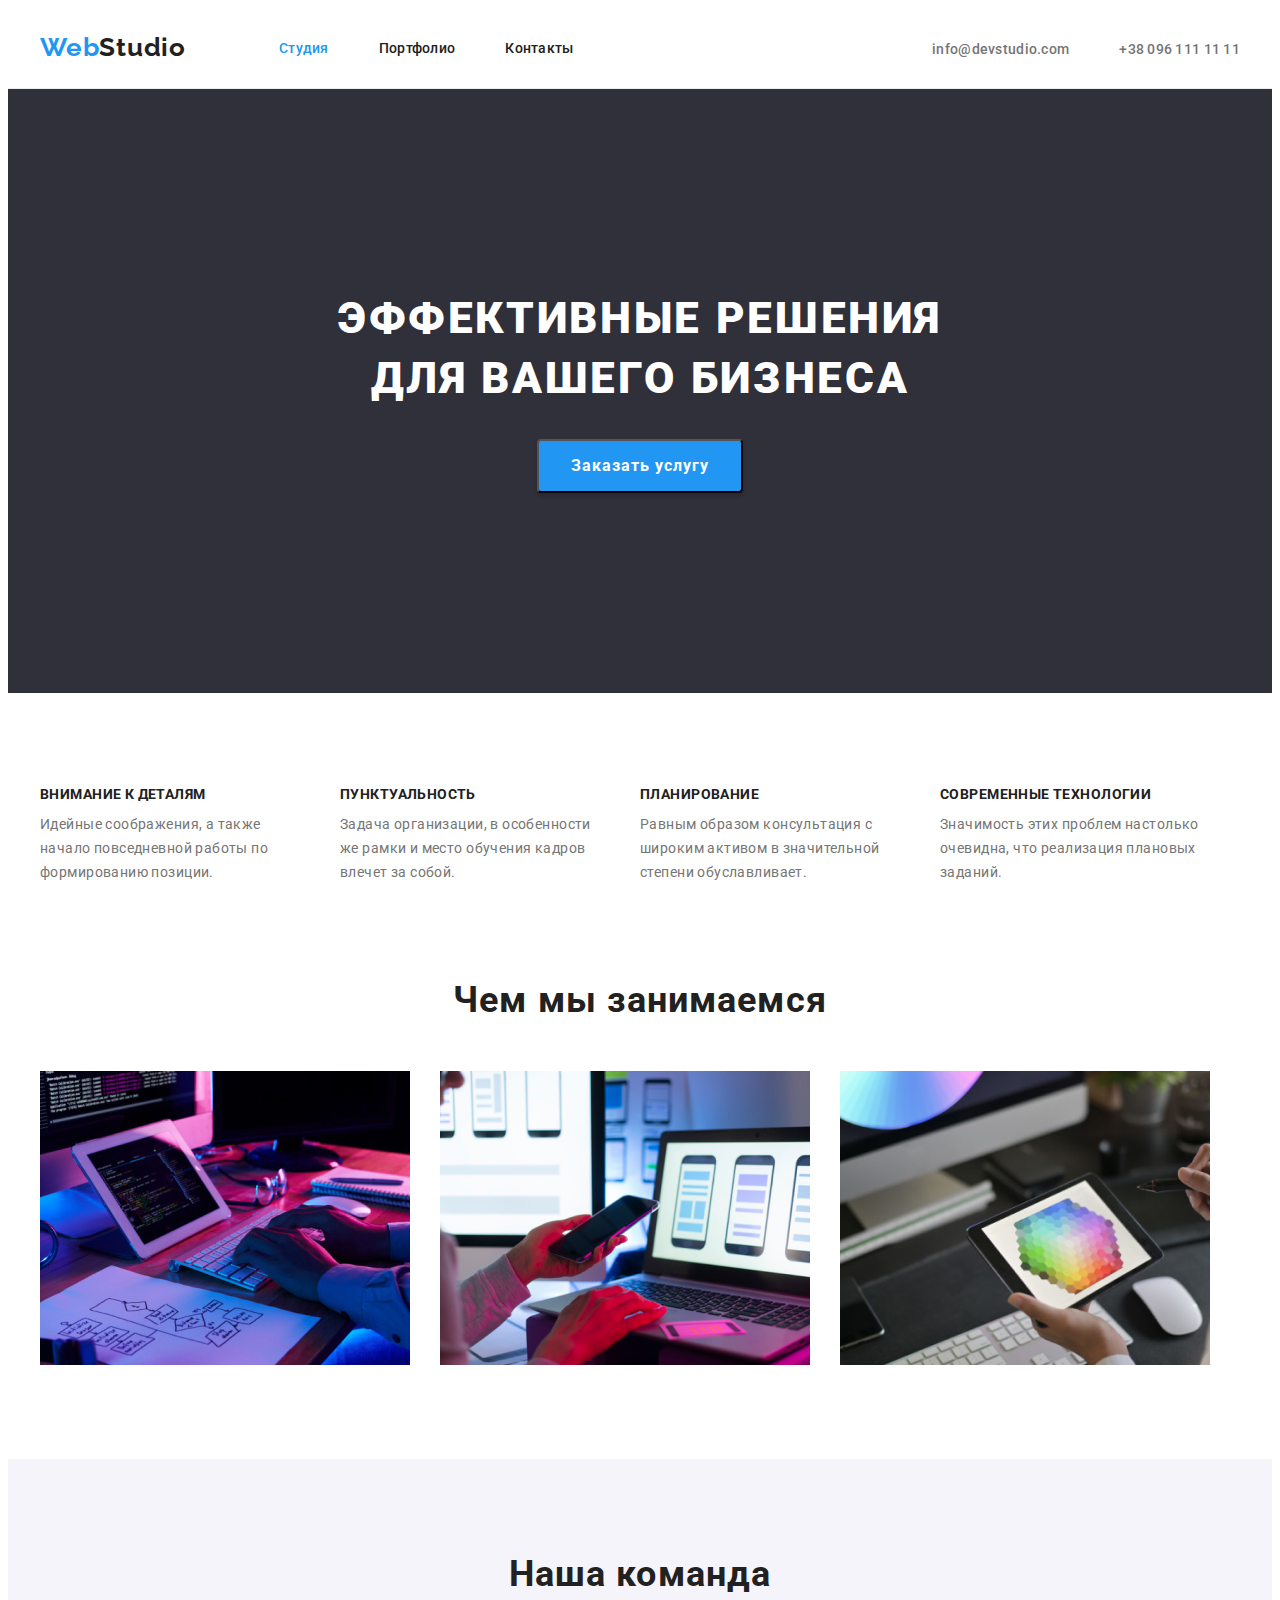
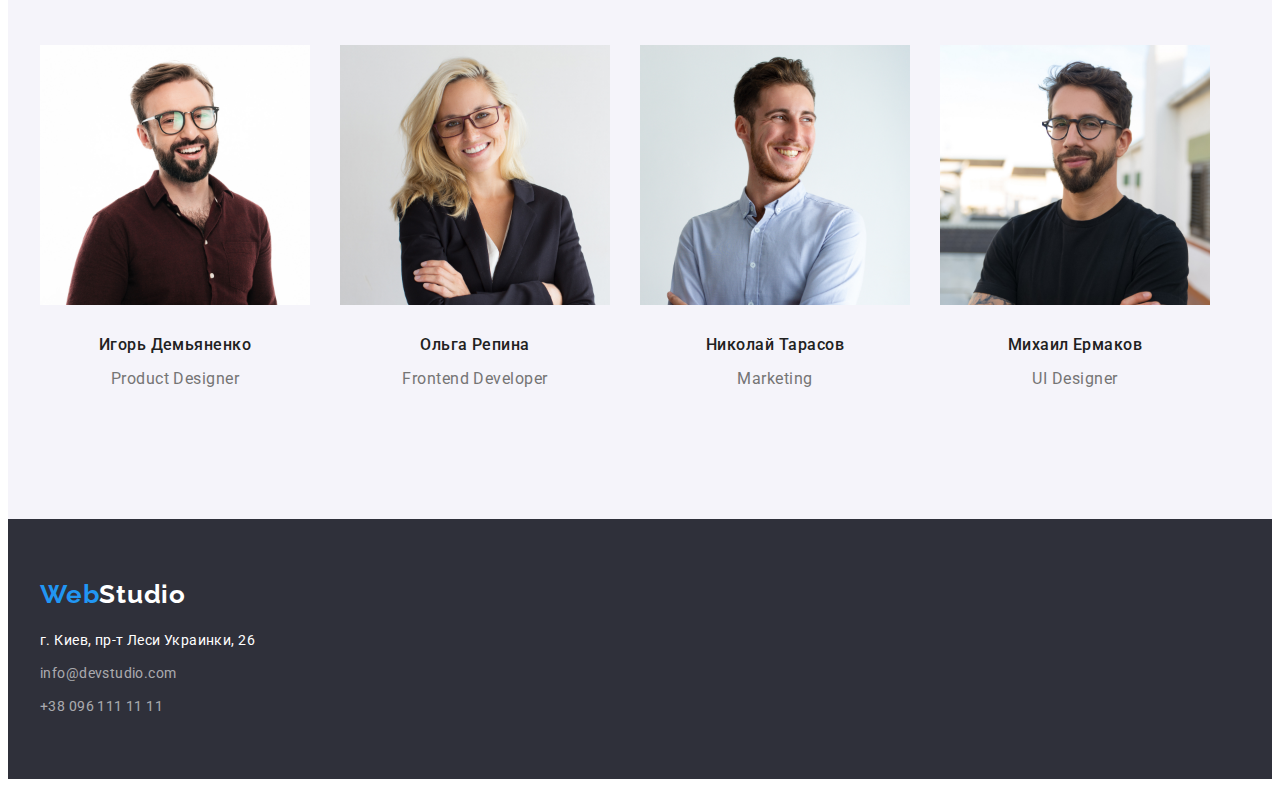
<file: index.html>
<!DOCTYPE html>
<html lang="ru">
<head>
<meta charset="UTF-8" />
<title>Main</title>
<link rel="preconnect" href="https://fonts.googleapis.com">
<link rel="preconnect" href="https://fonts.gstatic.com" crossorigin>
<link href="https://fonts.googleapis.com/css2?family=Raleway:wght@700&family=Roboto:wght@400;500;700;900&display=swap"
    rel="stylesheet">
<link rel="stylesheet" href="https://cdnjs.cloudflare.com/ajax/libs/modern-normalize/1.1.0/modern-normalize.min.css"
    integrity="sha512-wpPYUAdjBVSE4KJnH1VR1HeZfpl1ub8YT/NKx4PuQ5NmX2tKuGu6U/JRp5y+Y8XG2tV+wKQpNHVUX03MfMFn9Q=="
    crossorigin="anonymous" referrerpolicy="no-referrer" />
<link rel="stylesheet" href="./css/styles.css">
</head>
<body>
<header>
    <div class="header-box container">
    <nav class="main-nav">
        <a href="./index.html" class="logo-link-top current"><span class="accent">Web</span>Studio</a>
        <ul class="header-box list">
            <li class="item"><a href="./index.html" class="link-nav current">Студия</a></li>
            <li class="item"><a href="./portfolio.html" class="link-nav">Портфолио</a></li>
            <li class="item"><a href="./" class="link-nav">Контакты</a></li>
        </ul>
    </nav>
    <ul class="list contact-list">
        <li class="item-contact"><a href="mailto:info@devstudio.com" class="link-contact">info@devstudio.com </a></li>
        <li class="item-contact"><a href="tel:+380961111111" class="link-contact">+38 096 111 11 11</a></li>
    </ul>
    </div>
</header>
<main>
    <section class="background-about">
        <div class="container">
        <h1 class="hero-title">Эффективные решения для вашего бизнеса</h1>
        <button class="button-order" type="button">Заказать услугу</button>
        </div>
    </section>
    <section class="section-fix">
        <div class="container">
        <ul class="list main-box">
            <li class="item-text">
                <h3 class="list-title">Внимание к деталям</h3>
                <p class="text">Идейные соображения, а также начало повседневной работы по формированию позиции.</p>
            </li>
            <li class="item-text">
                <h3 class="list-title">Пунктуальность</h3>
                <p class="text">Задача организации, в особенности же рамки и место обучения кадров влечет за собой.</p>
            </li>
            <li class="item-text">
                <h3 class="list-title">Планирование</h3>
                <p class="text">Равным образом консультация с широким активом в значительной степени обуславливает.</p>
            </li>
            <li class="item-text">
                <h3 class="list-title">Современные технологии</h3>
                <p class="text">Значимость этих проблем настолько очевидна, что реализация плановых заданий.</p>
            </li>
        </ul>
        </div>
    </section>
    <section>
        <div class="container">
        <h2 class="title">Чем мы занимаемся</h2>
        <ul class="list images-list">
            <li class="image"><img src="./images/клава.jpg" alt="Набираем текст" width="370"></li>
            <li class="image"><img src="./images/телефон.jpg" alt="Клацаем телефон" width="370"></li>
            <li class="image"><img src="./images/планшет.jpg" alt="Смотрим на планшет" width="370"></li>
        </ul>
        </div>
    </section>
    <section class="team">
        <div class="container">
        <h2 class="title">Наша команда</h2>
        <ul class="team-list list">
            <li class="team-item">
                <img src="./images/Игорь.jpg" alt="Про Игоря Демьяненко" width="270">
                <div class="title-text">
                    <h3 class="title-names">Игорь Демьяненко</h3>
                    <p class="text-description">Product Designer</p>
                </div>
            </li>
            <li class="team-item">
                <img src="./images/Ольга.jpg" alt="Про Ольгу Репину" width="270">
                <div class="title-text">
                <h3 class="title-names">Ольга Репина</h3>
                <p class="text-description">Frontend Developer</p>
                </div>
            </li>
            <li class="team-item">
                <img src="./images/Николай.jpg" alt="Про Николая Тарасова" width="270">
                <div class="title-text">
                <h3 class="title-names">Николай Тарасов</h3>
                <p class="text-description">Marketing</p>
                </div>
            </li>
            <li class="team-item">
                <img src="./images/Михаил.jpg" alt="Про Михаила Ермакова" width="270">
                <div class="title-text">
                <h3 class="title-names">Михаил Ермаков</h3>
                <p class="text-description">UI Designer</p>
                </div>
            </li>
        </ul>
        </div>
    </section>
</main>
<footer>
    <div class="container">
    <a href="./index.html" class="logo-link current"><span class="accent">Web</span><span class="accent-white">Studio</span></a>
    <address>
        <p class="address-text">г. Киев, пр-т Леси Украинки, 26 </p>
    <ul class="footer-list">
        <li class="item-footer"><a href="mailto:info@devstudio.com" class="address-link">info@devstudio.com </a></li>
        <li class="item-footer"><a href="tel:+380961111111" class="address-link">+38 096 111 11 11</a></li>
    </ul>
    </address>
    </div>
</footer>
</body>
</html>
</file>
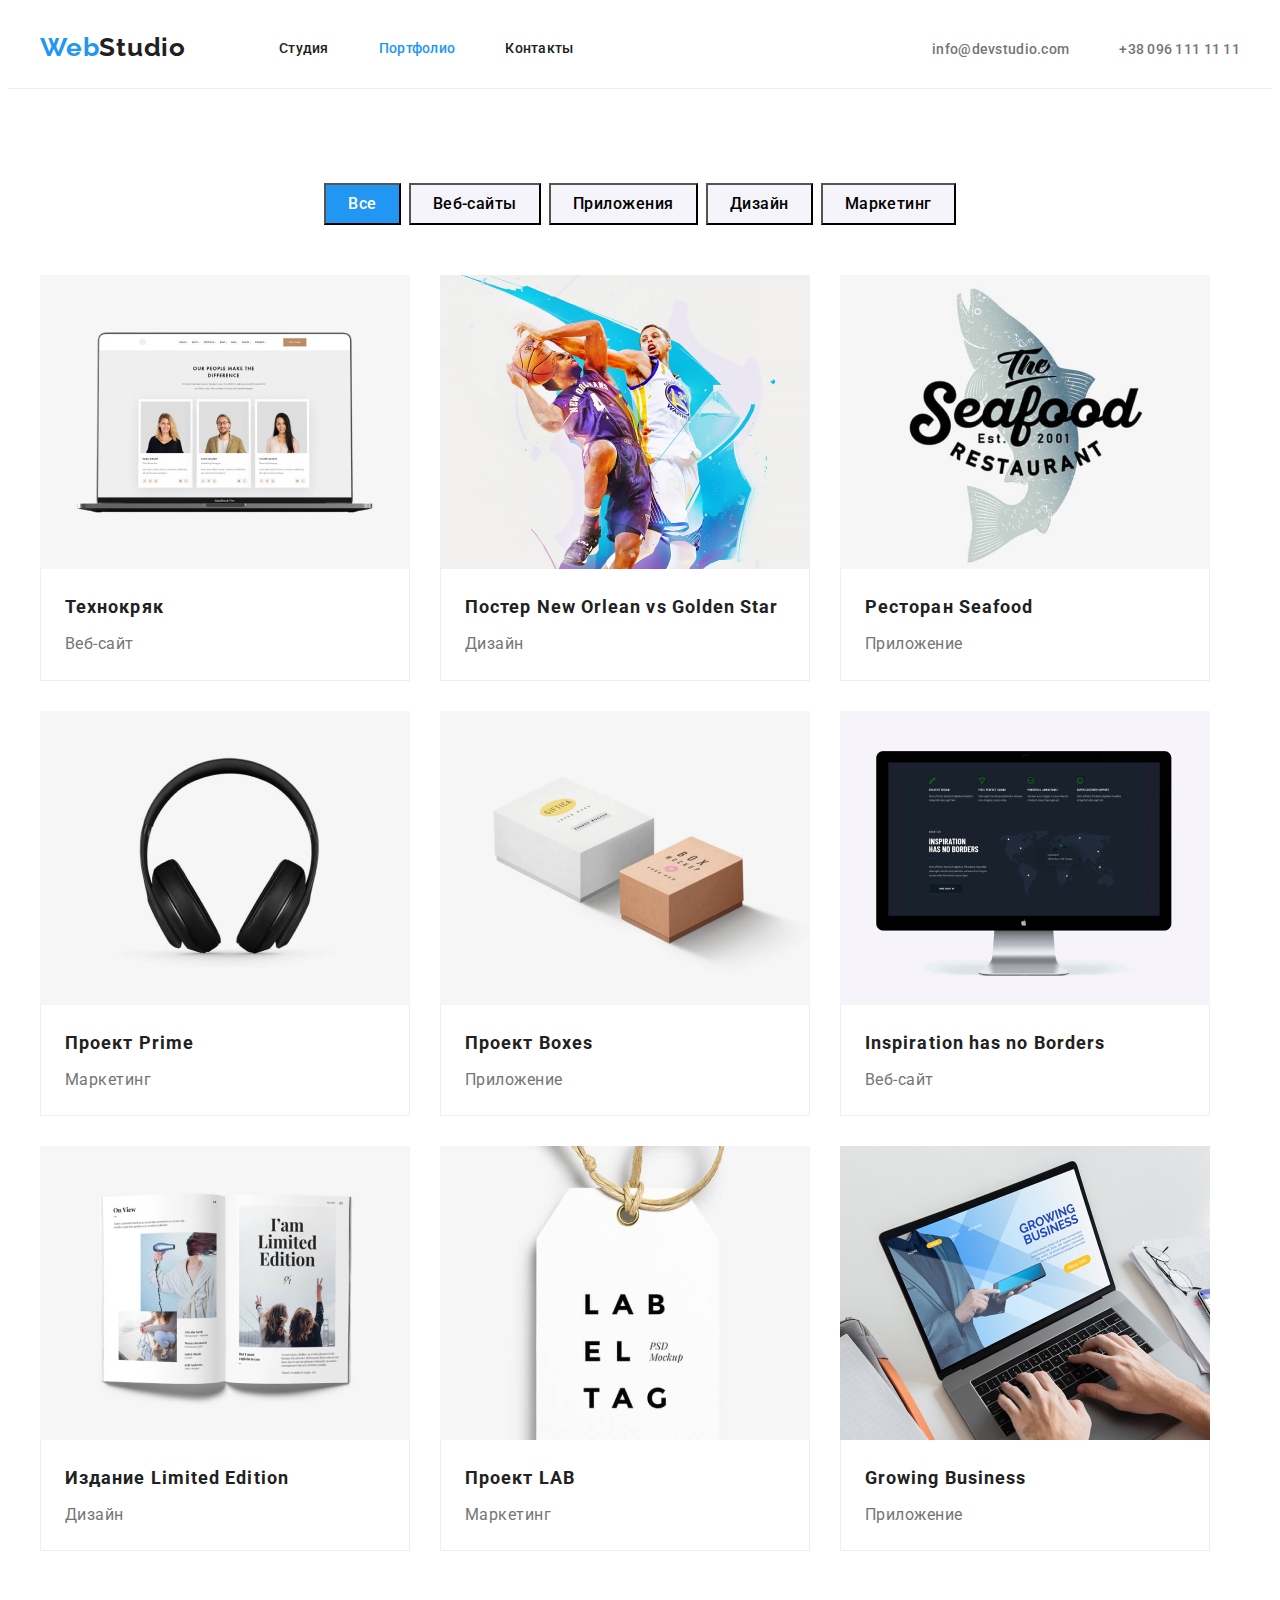
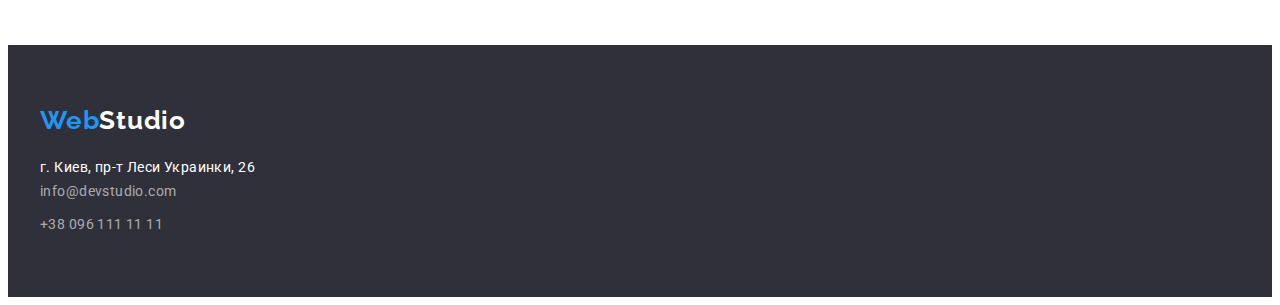
<file: portfolio.html>
<!DOCTYPE html>
<html lang="ru">

<head>
    <meta charset="UTF-8" />
    <title>Portfolio</title>
<link rel="preconnect" href="https://fonts.googleapis.com">
<link rel="preconnect" href="https://fonts.gstatic.com" crossorigin>
<link href="https://fonts.googleapis.com/css2?family=Raleway:wght@700&family=Roboto:wght@400;500;700;900&display=swap"
    rel="stylesheet">
<link rel="stylesheet" href="https://cdnjs.cloudflare.com/ajax/libs/modern-normalize/1.1.0/modern-normalize.min.css"
    integrity="sha512-wpPYUAdjBVSE4KJnH1VR1HeZfpl1ub8YT/NKx4PuQ5NmX2tKuGu6U/JRp5y+Y8XG2tV+wKQpNHVUX03MfMFn9Q=="
    crossorigin="anonymous" referrerpolicy="no-referrer" />
<link rel="stylesheet" href="./css/styles.css">
</head>
<body>
<header>
        <div class="header-box container">
    <nav class="main-nav">
        <a href="./index.html" class="logo-link-top current"><span class="accent">Web</span>Studio</a>
        <ul class="header-box list">
            <li class="item"><a href="./index.html" class="link-nav">Студия</a></li>
            <li class="item"><a href="./portfolio.html" class="link-nav current">Портфолио</a></li>
            <li class="item"><a href="./" class="link-nav">Контакты</a></li>
        </ul>
    </nav>
    <ul class="list contact-list">
        <li class="item-contact"><a href="mailto:info@devstudio.com" class="link-contact">info@devstudio.com </a></li>
        <li class="item-contact"><a href="tel:+380961111111" class="link-contact">+38 096 111 11 11</a></li>
    </ul>
    </div>
    </header>
    <main>
        <section>
            <div class="container">
            <ul class="list buttons">
                <li class="button-item"><button type="button" class="buttonall">Все</button></li>
                <li class="button-item"><button class="button-list" type="button">Веб-сайты</button></li>
                <li class="button-item"><button class="button-list" type="button">Приложения</button></li>
                <li class="button-item"><button class="button-list" type="button">Дизайн</button></li>
                <li class="button-item"><button class="button-list" type="button">Маркетинг</button></li>
            </ul>
            <ul class="list portfolio">
                <li class="portfolio-items">
                    <a href="" class="no-underline">
                    <img src="./images/techno.jpg" alt="Технокряка logo" height="294" width="370">
                    <div class="border">
                    <h2 class="titles-port">Технокряк</h2>
                    <p class="description-port">Веб-сайт</p>
                    </div>
                    </a>
                </li>
                <li class="portfolio-items">
                    <a href="" class="no-underline">
                    <img src="./images/Постер.jpg" alt="Poster logo" height="294" width="370">
                    <div class="border">
                    <h2 class="titles-port">Постер New Orlean vs Golden Star</h2>
                    <p class="description-port">Дизайн</p>
                    </div>
                    </a>
                </li>
                <li class="portfolio-items">
                    <a href="" class="no-underline">
                    <img  src="./images/Ресторан.jpg" alt="seafood logo" height="294" width="370">
                    <div class="border">
                    <h2 class="titles-port">Ресторан Seafood</h2>
                    <p class="description-port">Приложение</p>
                    </div>
                    </a>
                </li>
                <li class="portfolio-items">
                    <a href="" class="no-underline">
                    <img src="./images/prime.jpg" alt="Prime logo" height="294" width="370">
                    <div class="border">
                    <h2 class="titles-port">Проект Prime</h2>
                    <p class="description-port">Маркетинг</p>
                    </div>
                    </a>
                </li>
                <li class="portfolio-items">
                    <a href="" class="no-underline">
                    <img src="./images/boxes.jpg" alt="Boxes logo" height="294" width="370">
                    <div class="border">
                    <h2 class="titles-port">Проект Boxes</h2>
                    <p class="description-port">Приложение</p>
                    </div>
                    </a>
                </li>
                <li class="portfolio-items">
                    <a href="" class="no-underline">
                    <img src="./images/no-borders.jpg" alt="logo no borders" height="294" width="370">
                    <div class="border">
                    <h2 class="titles-port">Inspiration has no Borders</h2>
                    <p class="description-port">Веб-сайт</p>
                    </div>
                    </a>
                </li>
                <li class="portfolio-items">
                    <a href="" class="no-underline">
                    <img src="./images/limited-edition.jpg" alt="limited edition logo" height="294" width="370">
                    <div class="border">
                    <h2 class="titles-port">Издание Limited Edition</h2>
                    <p class="description-port">Дизайн</p>
                    </div>
                    </a>
                </li>
                <li class="portfolio-items">
                    <a href="" class="no-underline">
                    <img src="./images/proect-lab.jpg" alt="lab logo" height="294" width="370">
                    <div class="border">
                    <h2 class="titles-port">Проект LAB</h2>
                    <p class="description-port">Маркетинг</p>
                    </div>
                    </a>
                </li>
                <li class="portfolio-items">
                    <a href="" class="no-underline">
                    <img src="./images/growing-business.jpg" alt="lab business" height="294" width="370">
                    <div class="border">
                    <h2 class="titles-port">Growing Business</h2>
                    <p class="description-port">Приложение</p>
                    </div>
                    </a>
                </li>
            </ul>
            </div>
        </section>
    </main>
    <footer>
        <div class="container">
            <a href="./index.html" class="logo-link current"><span class="accent">Web</span><span class="accent-white">Studio</span></a>
            <address>
                <p class="address-text">г. Киев, пр-т Леси Украинки, 26 </p>
            <ul class="list">
                <li class="item-footer"><a href="mailto:info@devstudio.com" class="address-link">info@devstudio.com </a></li>
                <li class="item-footer"><a href="tel:+380961111111" class="address-link">+38 096 111 11 11</a></li>
            </ul>
            </address>
            </div>
    </footer>
</body>

</html>
</file>
<file: css/styles.css>
:root {
  --primary-text-color: #757575;
  --title-text-color: #212121;
  --accent-text-color: #2196f3;
  --just-white-color: #ffffff;
  --address-link-color: rgba(255, 255, 255, 0.6);
  --bg-color: #2f303a;
  --bg-color-team: #f5f4fa;
  --order-button-color: #188ce8;
  --bg-color-button: #f5f4fa;
}

header {
  background-color: var(--just-white-color);
  border-bottom: 1px solid #ECECEC;
}

body {
  font-family: 'Roboto', 'Open Sans', 'Lato', 'Slabo', sans-serif;
  color: var(--primary-text-color);
}

img {
  display: block;
}

address {
  margin-top: 20px;
}

.list {
  list-style-type: none;
  margin: 0px;
  padding: 0px;
}

/* Первая страница */

.container {
  margin-left: auto;
  margin-right: auto;
  padding-left: 15px;
  padding-right: 15px;
  width: 1200px;
}

section {
  padding-bottom: 94px;
  padding-top: 94px;
}

.section-fix {
  padding-bottom: 0px;
}

.main-nav {
  display: flex;
}
.header-box {
  display: flex;
  align-items: center;
}

.header-box .item {
  margin-right: 50px;
}


.header-box .item:last-child {
  margin-right: 0px;
}

.item-contact {
  margin-left: auto;
}
.header-box .item-contact + .item-contact {
  margin-left: 50px;
}

.contact-list {
  display: flex;
  align-items: center;
  margin-top: 0px;
  margin-bottom: 0px;
  margin-left: auto;
}

.logo-link-top:hover,
.logo-link-top:focus {
  color: var(--accent-text-color);
}

.logo-link-top {
  padding-top: 24px;
  padding-bottom: 25px;
  margin-right: 93px;
  font-family: 'Raleway', 'Oswald', 'Montserrat', sans-serif;
  font-weight: 700;
  font-size: 26px;
  line-height: 1.19;
  letter-spacing: 0.03em;
  color: var(--title-text-color);
  text-decoration: none;
}

.no-underline {
  text-decoration: none;
}

.link-nav:hover,
.link-nav:focus {
  color: var(--accent-text-color);
}

.link-nav {
  display: block;
  padding-top: 32px;
  padding-bottom: 32px;
  font-weight: 500;
  font-size: 14px;
  line-height: 1.17;
  color: var(--title-text-color);
  text-decoration: none;
  letter-spacing: 0.02em;
}

.link-nav.current {
  color: var(--accent-text-color);
}

.link-contact:hover,
.link-contact:focus {
  color: var(--accent-text-color);
}

.link-contact {
  font-weight: 500;
  font-size: 14px;
  line-height: 1.14;
  color: var(--primary-text-color);
  text-decoration: none;
  letter-spacing: 0.02em;
}

.hero-title {
  max-width: 696px;
  margin-left: auto;
  margin-right: auto;
  margin-top: 0px;
  margin-bottom: 30px;
  font-weight: 900;
  font-size: 44px;
  line-height: 1.36;
  text-align: center;
  letter-spacing: 0.06em;
  text-transform: uppercase;
  color: #ffffff;
}

.main-box {
  display: flex;
  margin-top: 0px;
  margin-bottom: 0px;
}

.main-box .item-text:last-child {
  margin-right: 0px;
}
.item-text {
  margin-right: 30px;
  width: 270px;
}

.list-title {
  margin-top: 0px;
  margin-bottom: 0px;
  font-weight: 700;
  font-size: 14px;
  line-height: 1.14;
  letter-spacing: 0.03em;
  text-transform: uppercase;
  color: var(--title-text-color);
}

.text {
  margin-top: 10px;
  margin-bottom: 0px;
  font-size: 14px;
  line-height: 1.71;
  letter-spacing: 0.03em;
}

.title {
  margin-top: 0px;
  margin-bottom: 0px;
  font-weight: 700;
  font-size: 36px;
  line-height: 1.17;
  text-align: center;
  letter-spacing: 0.03em;
  color: var(--title-text-color);
}

.title-text {
  padding-top: 30px;
  padding-bottom: 30px;
}

.title-names {
  margin-top: 0px;
  margin-bottom: 10px;
  color: var(--title-text-color);
  font-weight: 500;
  font-size: 16px;
  line-height: 1.19;
  letter-spacing: 0.03em;
  text-align: center;
}

.text-description {
  margin-top: 0px;
  margin-bottom: 0px;
  font-size: 16px;
  line-height: 1.9;
  letter-spacing: 0.03em;
  text-align: center;
}

.images-list {
  display: flex;
  margin-top: 50px;
}

.image {
  margin-right: 30px;
}

.images-list .image:last-child {
  margin-right: 0px;
}


.logo-link:hover,
.logo-link:focus {
  color: var(--accent-text-color);
}

.logo-link {
  margin-right: 0px;
  font-family: 'Raleway', 'Oswald', 'Montserrat', sans-serif;
  font-weight: 700;
  font-size: 26px;
  line-height: 1.19;
  letter-spacing: 0.03em;
  color: var(--title-text-color);
  text-decoration: none;
}

.address-text {
  margin-top: 0px;
  margin-bottom: 0px;
  margin-right: 0px;
  font-style: normal;
  font-size: 14px;
  line-height: 1.71;
  letter-spacing: 0.03em;
  color: var(--just-white-color);
}
.address-link:hover {
  color: var(--just-white-color);
}
.address-link {
  text-decoration: none;
  font-style: normal;
  font-size: 14px;
  line-height: 1.71;
  letter-spacing: 0.03em;
  color: var(--address-link-color);
}

.item-footer + .item-footer {
  margin-top: 9px;
  margin-right: 0px;
}

.footer-list {
  margin-top: 9px;
  margin-bottom: 0px;
  list-style-type: none;
  padding: 0px;
}



.accent,
.accent-white:focus {
  color: var(--accent-text-color);
}

.accent-white {
  color: var(--just-white-color);
}

footer {
  padding-top: 60px;
  padding-bottom: 60px;
  background-color: var(--bg-color);
}

.background-about {
  padding-top: 200px;
  padding-bottom: 200px;
  background-color: var(--bg-color);
}

/* Вторая страница */

.buttons {
  display: flex;
  justify-content: center;
  margin: 0px;
}

.button-item {
  margin-right: 8px;
}

.button-item:last-child {
  margin-right: 0px;
}


.portfolio {
  display: flex;
  flex-wrap: wrap;
  margin-top: 50px;
}

.portfolio-items {
  margin-top: 30px;
  margin-right: 30px;
}

.portfolio-items:nth-child(-n + 3){
  margin-top: 0px;
}

.portfolio-items:nth-child(3n){
  margin-right: 0px;
}

.titles-port {
  margin-top: 0px;
  margin-bottom: 0px;
  font-weight: 700;
  font-size: 18px;
  line-height: 2;
  letter-spacing: 0.06em;
  color: var(--title-text-color);
}

.description-port {
  margin-top: 4px;
  margin-bottom: 0px;
  font-size: 16px;
  line-height: 1.9;
  letter-spacing: 0.03em;
  color: var(--primary-text-color);
}

button {
  font-family: inherit;
  cursor: pointer;
}

.button-list {
  padding: 6px 22px;
  background-color: var(--bg-color-button);
  font-weight: 500;
  font-size: 16px;
  line-height: 1.62;
  text-align: center;
  letter-spacing: 0.03em;
}
.button-list:hover {
  color: var(--just-white-color);
  background-color: var(--accent-text-color);
}

.button-order:hover {
  color: var(--just-white-color);
  background-color: var(--order-button-color);
}

.button-order {
  margin-left: auto;
  margin-right: auto;
  display: block;
  padding: 10px 32px;
  border-radius: 4px;
  font-weight: 700;
  font-size: 16px;
  line-height: 1.88;
  letter-spacing: 0.06em;
  color: var(--just-white-color);
  background-color: var(--accent-text-color);
  box-shadow: 0px 4px 4px rgba(0, 0, 0, 0.15);
}


.team {
  background-color: var(--bg-color-team);
}

.team-list {
  display: flex;
  margin-top: 50px;
  margin-bottom: 0px;
}

.team-item {
  margin-right: 30px;
}

.team-item:last-child {
  margin-right: 0px;
}
.buttonall {
  padding: 6px 22px;
  color: var(--just-white-color);
  font-weight: 500;
  font-size: 16px;
  line-height: 1.62;
  text-align: center;
  letter-spacing: 0.03em;
  background-color: #2196f3;
}

.buttonall:hover {
  color: var(--just-white-color);
}

.border {
  padding-top: 20px;
  padding-left: 24px;
  padding-bottom: 20px;
  padding-right: 24px;
  border-bottom: 1px solid #EEEEEE;
  border-right: 1px solid #EEEEEE;
  border-left: 1px solid #EEEEEE;
}
</file>
